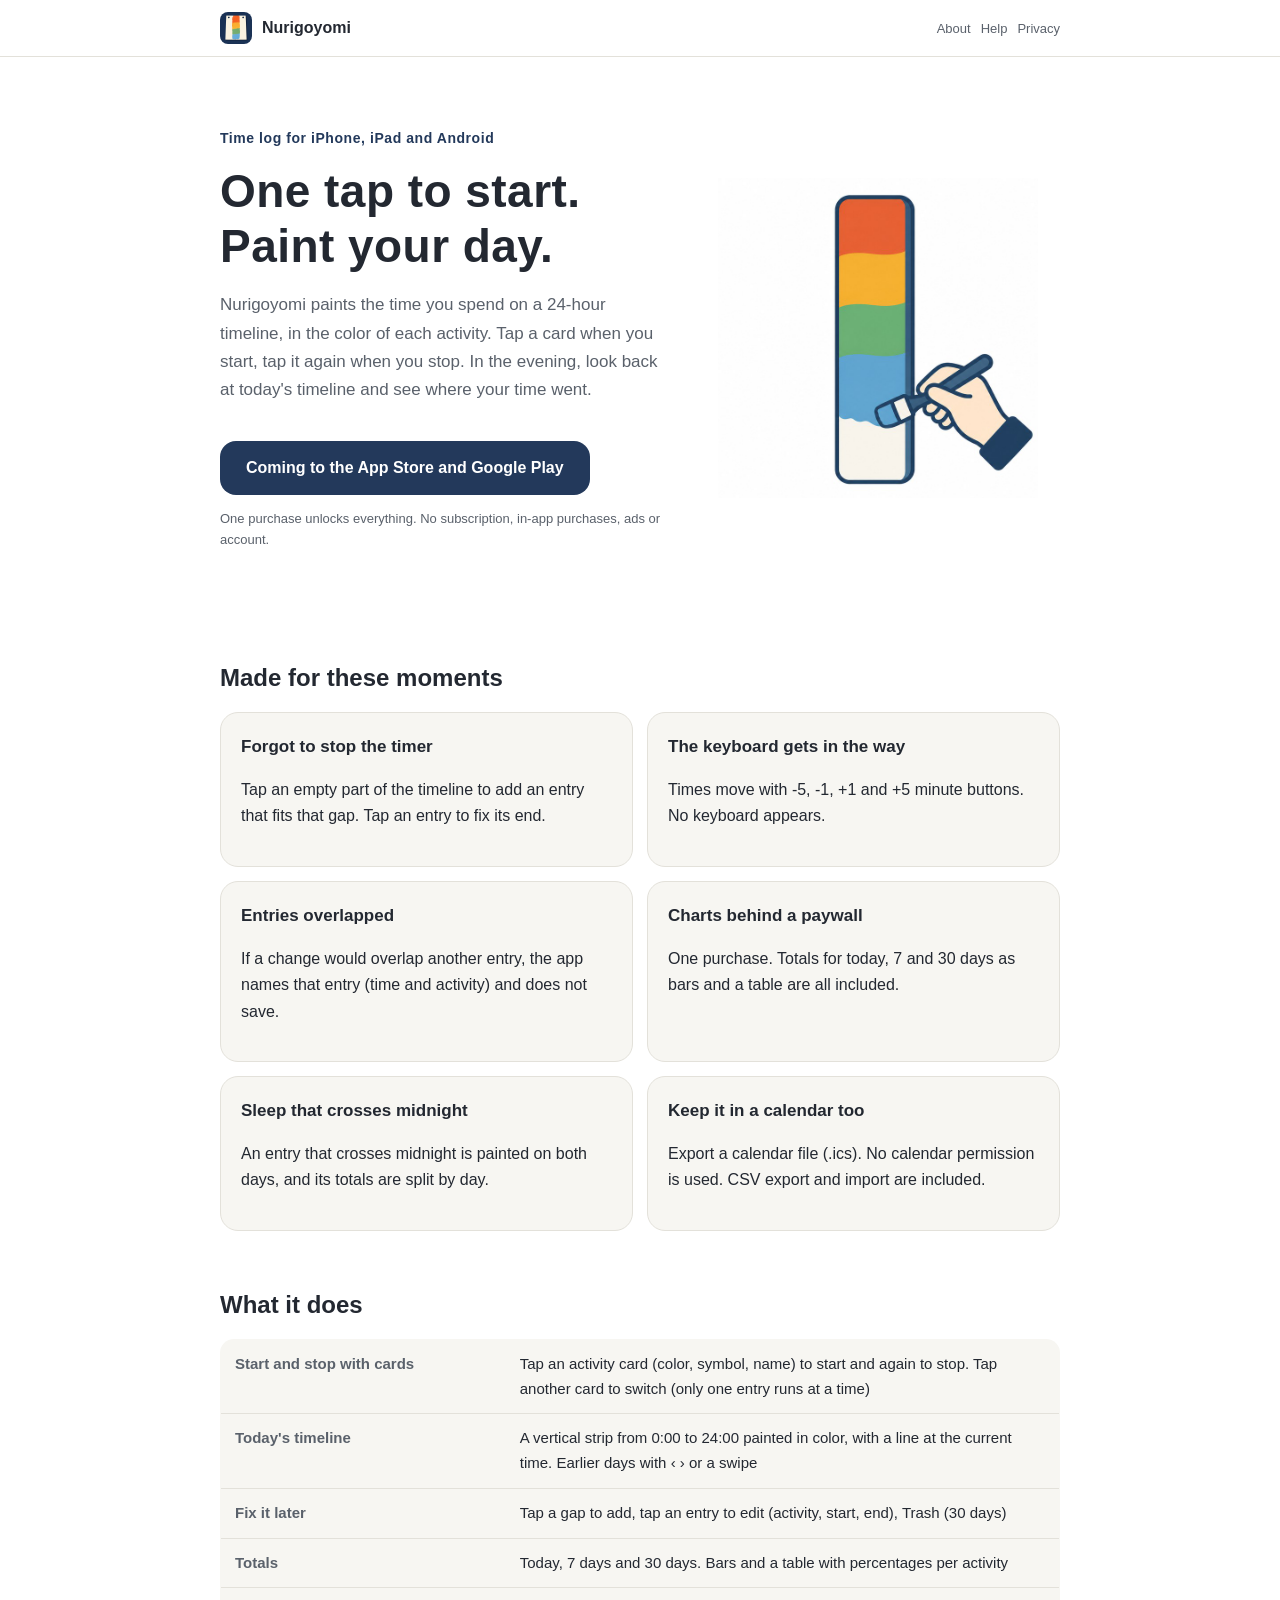
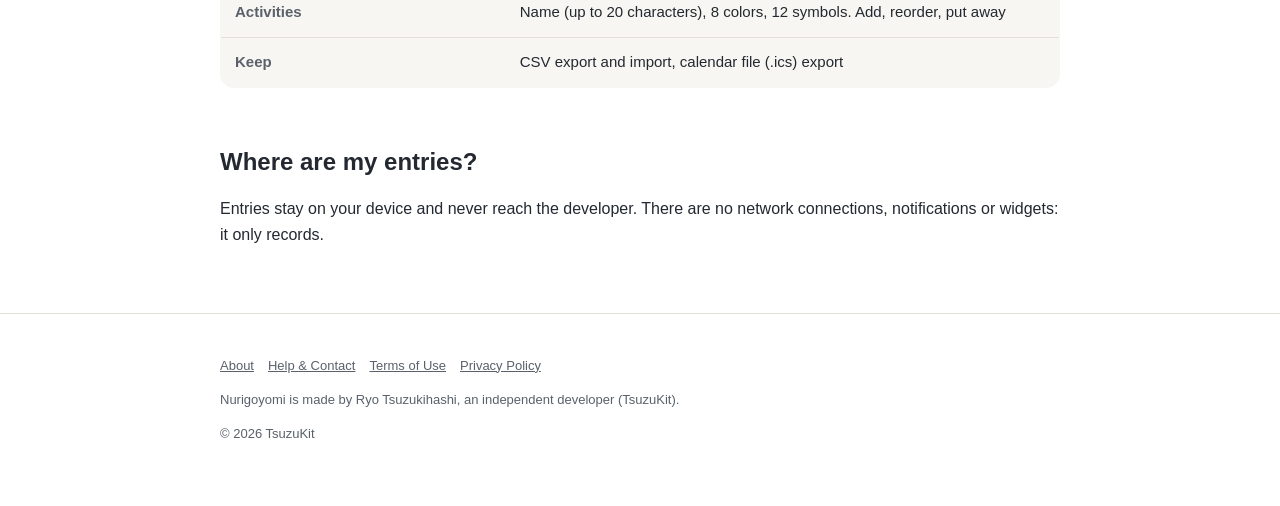
<file: index.html>
<!DOCTYPE html>
<html lang="ja" data-title-ja="ぬりごよみ｜行動記録・時間管理・ライフログ" data-title-en="Nurigoyomi | Time log by color">
<head>
<meta charset="UTF-8">
<meta name="viewport" content="width=device-width, initial-scale=1">
<script>(function(){var l=navigator.languages&&navigator.languages.length?navigator.languages:[navigator.language||"ja"],p="en";for(var i=0;i<l.length;i++){var c=String(l[i]).toLowerCase();if(c.indexOf("ja")===0){p="ja";break}if(c.indexOf("en")===0){p="en";break}}var d=document.documentElement;d.lang=p;var t=d.getAttribute("data-title-"+p);if(t){document.title=t}})();</script>
<title>ぬりごよみ｜行動記録・時間管理・ライフログ</title>
<meta name="description" content="やったことの時間を、1日の24時間の帯に色で塗る行動記録のアプリ。札を1押しで始めて止める。押し忘れた時間も、帯のすき間を押せばあとから塗れる。買い切り・広告なし・記録は端末の中だけ。 / A time log that paints your day on a 24-hour timeline. One tap to start or stop, and fill forgotten gaps afterwards. One purchase, no ads, entries stay on your device.">
<meta property="og:title" content="ぬりごよみ｜行動記録・時間管理・ライフログ">
<meta property="og:description" content="やったことの時間を、1日の24時間の帯に色で塗る行動記録のアプリ。札を1押しで始めて止める。押し忘れた時間も、帯のすき間を押せばあとから塗れる。買い切り・広告なし・記録は端末の中だけ。">
<meta property="og:type" content="website">
<meta property="og:url" content="https://nurigoyomi.tsuzukit.com/">
<meta property="og:image" content="https://nurigoyomi.tsuzukit.com/assets/og.jpg">
<link rel="icon" href="assets/icon.png">
<link rel="apple-touch-icon" href="assets/icon.png">
<link rel="stylesheet" href="style.css">
</head>
<body>
<div data-l="ja" lang="ja">
<header class="site"><div class="wrap">
<a class="brand" href="./"><img src="assets/icon.png" alt="" width="32" height="32">ぬりごよみ</a>
<nav class="site"><a href="./">紹介</a><a href="support.html">使い方</a><a href="privacy.html">プライバシー</a></nav>
</div></header>
<main class="wrap">
<section class="hero">
<div>
<p class="eyebrow">iPhone・iPad・Android の行動記録</p>
<h1>1押しで始めて、<br>1日を色で塗る。</h1>
<p class="lead">やったことの時間を、1日の24時間の帯に色で塗っていくアプリです。始めるときに札を1押し、やめるときにもう1押し。夜に今日の帯を見返すと、時間がどこへ行ったかが色で分かります。</p>
<a class="cta" href="#store" id="store">App Store・Google Play で配信予定</a>
<p class="note">買い切りで全部の機能が使えます。月額・アプリ内課金・広告・アカウントはありません。</p>
</div>
<img src="assets/hero.jpg" alt="縦の帯を、朱・山吹・若竹・空色の順に絵筆で塗っている手のイラスト" width="360">
</section>

<h2>こんな困りごとのために</h2>
<div class="grid two">
<div class="card"><h3>止め忘れて、記録がめちゃくちゃ</h3><p>帯の空いたところを押すと、そのすき間にぴったりの記録をあとから足せます。止め忘れた記録は、押して終わりを直せます。</p></div>
<div class="card"><h3>時刻を直すとキーボードが出る</h3><p>時刻は −5分・−1分・＋1分・＋5分のボタンで動かします。キーボードは出ません。</p></div>
<div class="card"><h3>記録が重なっていた</h3><p>ほかの記録と重なる時刻にしようとすると、重なる相手（時刻とやること）を名指しして知らせ、保存しません。</p></div>
<div class="card"><h3>グラフが課金だった</h3><p>買い切りです。今日・7日・30日の合計の棒と表まで、全部使えます。</p></div>
<div class="card"><h3>夜中をまたぐ睡眠</h3><p>0時をまたいだ記録は、両方の日の帯に分けて塗り、合計も日ごとに分けます。</p></div>
<div class="card"><h3>カレンダーにも残したい</h3><p>カレンダーの形（.ics）で書き出せます。カレンダーの許可は使いません。CSV の書き出し・読みこみもできます。</p></div>
</div>

<h2>できること</h2>
<table>
<tr><th>札で始める・止める</th><td>やることの札（色・形・名前）を押すと始まり、もう一度押すと止まる。別の札を押すと切りかわる（同時に2つは動かない）</td></tr>
<tr><th>今日の帯</th><td>0:00〜24:00 の縦の帯に色で塗る。いまの時刻に線。前の日の帯も ‹ › とスワイプで</td></tr>
<tr><th>あとから直す</th><td>帯のすき間を押して足す・記録を押して直す（やること・始まり・終わり）・ゴミ箱（30日）</td></tr>
<tr><th>合計</th><td>今日・7日・30日。やることごとの棒と表（割合つき）</td></tr>
<tr><th>やること</th><td>名前（20文字まで）・8色・12の形。足す・並べかえる・しまう</td></tr>
<tr><th>残す</th><td>CSV の書き出しと読みこみ・カレンダーの形（.ics）の書き出し</td></tr>
</table>

<h2>記録はどこにある？</h2>
<p>記録は端末の中だけに置き、開発者には届きません。通信・通知・ウィジェットは入れていない、記録するだけのアプリです。</p>
</main>
<footer class="site"><div class="wrap">
<p><a href="./">紹介</a><a href="support.html">使い方とお問い合わせ</a><a href="terms.html">利用規約</a><a href="privacy.html">プライバシーポリシー</a></p>
<p>ぬりごよみは、個人開発者の續橋涼（TsuzuKit）が作っているアプリです。</p>
<p>© 2026 TsuzuKit</p>
</div></footer>
</div>
<div data-l="en" lang="en">
<header class="site"><div class="wrap">
<a class="brand" href="./"><img src="assets/icon.png" alt="" width="32" height="32">Nurigoyomi</a>
<nav class="site"><a href="./">About</a><a href="support.html">Help</a><a href="privacy.html">Privacy</a></nav>
</div></header>
<main class="wrap">
<section class="hero">
<div>
<p class="eyebrow">Time log for iPhone, iPad and Android</p>
<h1>One tap to start.<br>Paint your day.</h1>
<p class="lead">Nurigoyomi paints the time you spend on a 24-hour timeline, in the color of each activity. Tap a card when you start, tap it again when you stop. In the evening, look back at today's timeline and see where your time went.</p>
<a class="cta" href="#store" id="store">Coming to the App Store and Google Play</a>
<p class="note">One purchase unlocks everything. No subscription, in-app purchases, ads or account.</p>
</div>
<img src="assets/hero.jpg" alt="Illustration of a hand painting a vertical strip in vermilion, amber, bamboo green and sky blue" width="360">
</section>

<h2>Made for these moments</h2>
<div class="grid two">
<div class="card"><h3>Forgot to stop the timer</h3><p>Tap an empty part of the timeline to add an entry that fits that gap. Tap an entry to fix its end.</p></div>
<div class="card"><h3>The keyboard gets in the way</h3><p>Times move with -5, -1, +1 and +5 minute buttons. No keyboard appears.</p></div>
<div class="card"><h3>Entries overlapped</h3><p>If a change would overlap another entry, the app names that entry (time and activity) and does not save.</p></div>
<div class="card"><h3>Charts behind a paywall</h3><p>One purchase. Totals for today, 7 and 30 days as bars and a table are all included.</p></div>
<div class="card"><h3>Sleep that crosses midnight</h3><p>An entry that crosses midnight is painted on both days, and its totals are split by day.</p></div>
<div class="card"><h3>Keep it in a calendar too</h3><p>Export a calendar file (.ics). No calendar permission is used. CSV export and import are included.</p></div>
</div>

<h2>What it does</h2>
<table>
<tr><th>Start and stop with cards</th><td>Tap an activity card (color, symbol, name) to start and again to stop. Tap another card to switch (only one entry runs at a time)</td></tr>
<tr><th>Today's timeline</th><td>A vertical strip from 0:00 to 24:00 painted in color, with a line at the current time. Earlier days with ‹ › or a swipe</td></tr>
<tr><th>Fix it later</th><td>Tap a gap to add, tap an entry to edit (activity, start, end), Trash (30 days)</td></tr>
<tr><th>Totals</th><td>Today, 7 days and 30 days. Bars and a table with percentages per activity</td></tr>
<tr><th>Activities</th><td>Name (up to 20 characters), 8 colors, 12 symbols. Add, reorder, put away</td></tr>
<tr><th>Keep</th><td>CSV export and import, calendar file (.ics) export</td></tr>
</table>

<h2>Where are my entries?</h2>
<p>Entries stay on your device and never reach the developer. There are no network connections, notifications or widgets: it only records.</p>
</main>
<footer class="site"><div class="wrap">
<p><a href="./">About</a><a href="support.html">Help & Contact</a><a href="terms.html">Terms of Use</a><a href="privacy.html">Privacy Policy</a></p>
<p>Nurigoyomi is made by Ryo Tsuzukihashi, an independent developer (TsuzuKit).</p>
<p>© 2026 TsuzuKit</p>
</div></footer>
</div>
</body>
</html>
</file>
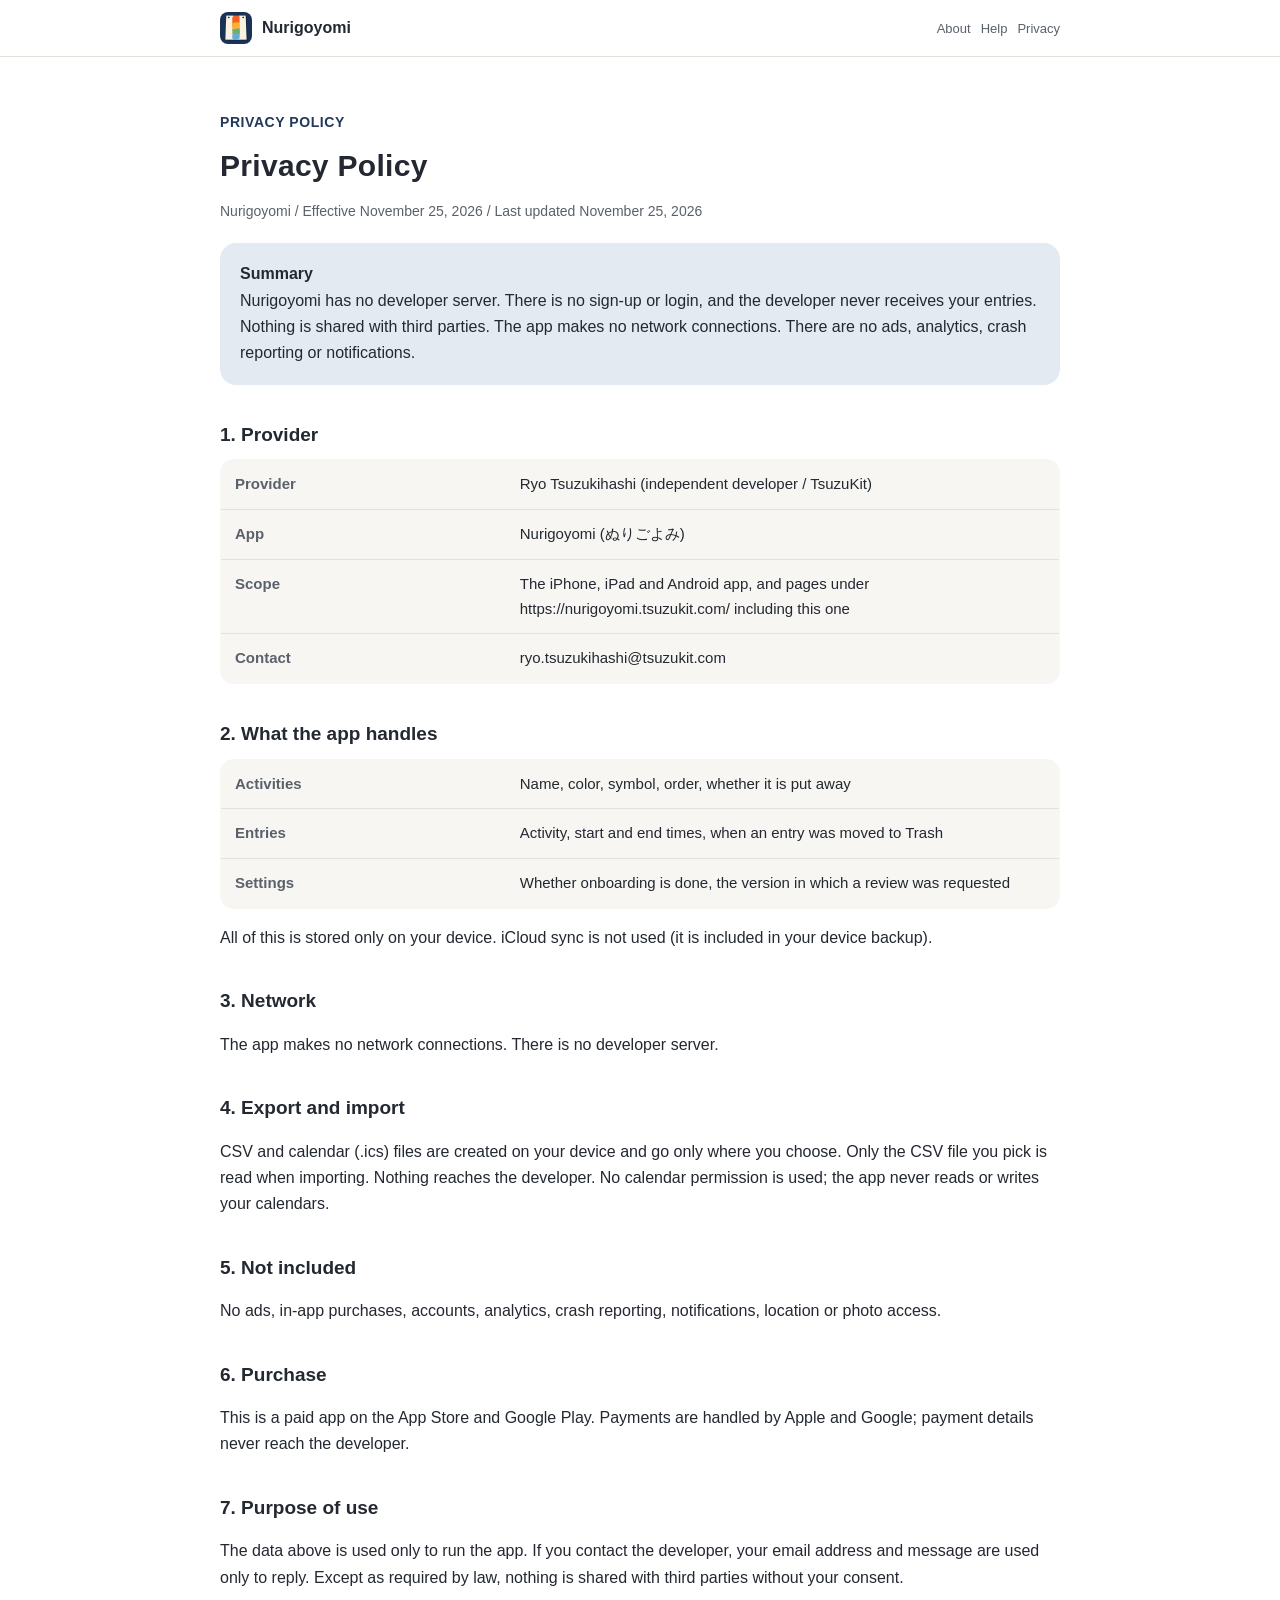
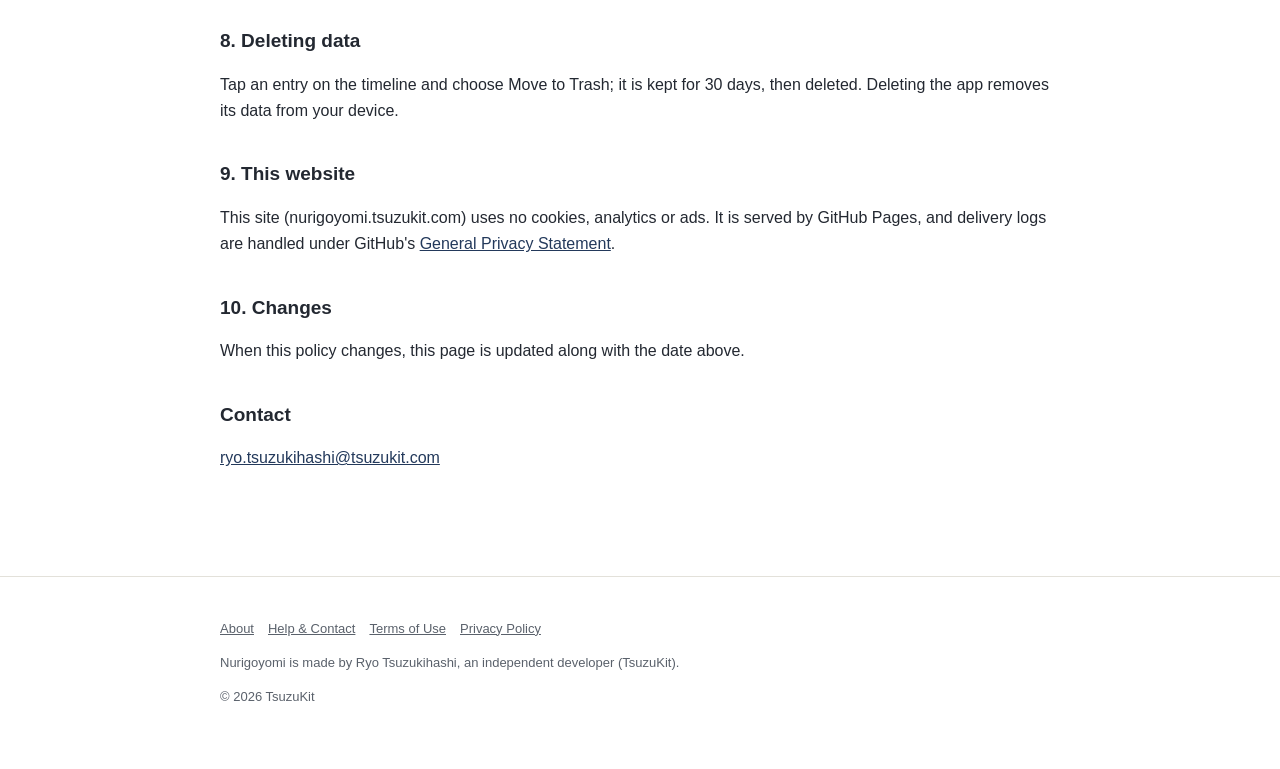
<file: privacy.html>
<!DOCTYPE html>
<html lang="ja" data-title-ja="プライバシーポリシー - ぬりごよみ" data-title-en="Privacy Policy - Nurigoyomi">
<head>
<meta charset="UTF-8">
<meta name="viewport" content="width=device-width, initial-scale=1">
<script>(function(){var l=navigator.languages&&navigator.languages.length?navigator.languages:[navigator.language||"ja"],p="en";for(var i=0;i<l.length;i++){var c=String(l[i]).toLowerCase();if(c.indexOf("ja")===0){p="ja";break}if(c.indexOf("en")===0){p="en";break}}var d=document.documentElement;d.lang=p;var t=d.getAttribute("data-title-"+p);if(t){document.title=t}})();</script>
<title>プライバシーポリシー - ぬりごよみ</title>
<meta name="description" content="ぬりごよみのプライバシーポリシー。開発者は個人情報を集めません。記録は端末の外に送りません。 / Privacy Policy for Nurigoyomi. The developer collects no personal information. Your entries never leave your device.">
<meta property="og:title" content="プライバシーポリシー - ぬりごよみ">
<meta property="og:description" content="ぬりごよみのプライバシーポリシー。開発者は個人情報を集めません。記録は端末の外に送りません。">
<meta property="og:type" content="website">
<meta property="og:url" content="https://nurigoyomi.tsuzukit.com/privacy.html">
<meta property="og:image" content="https://nurigoyomi.tsuzukit.com/assets/og.jpg">
<link rel="icon" href="assets/icon.png">
<link rel="apple-touch-icon" href="assets/icon.png">
<link rel="stylesheet" href="style.css">
</head>
<body>
<div data-l="ja" lang="ja">
<header class="site"><div class="wrap">
<a class="brand" href="./"><img src="assets/icon.png" alt="" width="32" height="32">ぬりごよみ</a>
<nav class="site"><a href="./">紹介</a><a href="support.html">使い方</a><a href="privacy.html">プライバシー</a></nav>
</div></header>
<main class="wrap">
<article class="doc">
<p class="eyebrow">PRIVACY POLICY</p>
<h1>プライバシーポリシー</h1>
<p class="meta">ぬりごよみ／制定日 2026年11月25日／改定日 2026年11月25日</p>
<div class="summary"><strong>このポリシーの要旨</strong><br>ぬりごよみは、開発者のサーバーを持たないアプリです。アカウント登録やログインはなく、開発者があなたの記録を受け取ることはありません。第三者に渡すこともありません。通信はしません。広告、分析ツール、クラッシュを報告する仕組み、通知は入れていません。</div>
<h2>1. 提供者</h2>
<table>
<tr><th>提供者</th><td>續橋涼（個人開発者 / TsuzuKit）</td></tr>
<tr><th>アプリ名</th><td>ぬりごよみ（英語名 Nurigoyomi）</td></tr>
<tr><th>対象</th><td>iPhone・iPad・Android 向けアプリと、このページを含む https://nurigoyomi.tsuzukit.com/ 配下のページ</td></tr>
<tr><th>連絡先</th><td>ryo.tsuzukihashi@tsuzukit.com</td></tr>
</table>
<h2>2. アプリが扱うもの</h2>
<table>
<tr><th>やること</th><td>名前・色・形・並び・しまったかどうか</td></tr>
<tr><th>記録</th><td>やること・始まりと終わりの時刻・ゴミ箱に入れた時刻</td></tr>
<tr><th>アプリの設定</th><td>案内を終えたかどうか・レビューのお願いを出した版</td></tr>
</table>
<p>これらは端末の中にだけ保存します。iCloud の同期は使いません（端末のバックアップには入ります）。</p>
<h2>3. 通信</h2>
<p>通信はしません。開発者のサーバーはありません。</p>
<h2>4. 書き出しと読みこみ</h2>
<p>CSV とカレンダーの形（.ics）は端末の中で作ります。送り先は、あなたがファイルの保存先で選んだ場所です。読みこむ CSV も、あなたが選んだファイルだけを読みます。開発者には届きません。カレンダーの許可は使わず、端末のカレンダーを読んだり書いたりしません。</p>
<h2>5. 入れていないもの</h2>
<p>広告・アプリ内課金・アカウント登録・分析ツール・クラッシュの報告・通知・位置情報・写真の読み取りは入れていません。</p>
<h2>6. 購入</h2>
<p>本アプリは App Store と Google Play の有料アプリです。お支払いは Apple・Google が処理し、支払いの情報は開発者には届きません。</p>
<h2>7. 情報を使う目的</h2>
<p>上のものは、アプリを動かすためだけに使います。お問い合わせをいただいたときは、メールアドレスと内容をお返事のためだけに使います。法令にもとづく場合を除き、本人の同意なく第三者に渡すことはありません。</p>
<h2>8. 消したいとき</h2>
<p>帯の記録を押して［ゴミ箱に入れる］を選ぶと、ゴミ箱に入ります（30日残り、そのあと消えます）。アプリを消すと、端末の中のデータは消えます。</p>
<h2>9. このウェブサイトについて</h2>
<p>このサイト（nurigoyomi.tsuzukit.com）は、Cookie も、アクセスを計測する仕組みも、広告も使っていません。サイトは GitHub Pages で配信しており、配信の記録は GitHub の <a href="https://docs.github.com/ja/site-policy/privacy-policies/github-general-privacy-statement">プライバシーについての声明</a> に沿って扱われます。</p>
<h2>10. 改定</h2>
<p>このポリシーを変えるときは、このページを書きかえ、上の改定日を新しくします。</p>
<h2>お問い合わせ</h2>
<p><a href="mailto:ryo.tsuzukihashi@tsuzukit.com">ryo.tsuzukihashi@tsuzukit.com</a></p>
</article>
</main>
<footer class="site"><div class="wrap">
<p><a href="./">紹介</a><a href="support.html">使い方とお問い合わせ</a><a href="terms.html">利用規約</a><a href="privacy.html">プライバシーポリシー</a></p>
<p>ぬりごよみは、個人開発者の續橋涼（TsuzuKit）が作っているアプリです。</p>
<p>© 2026 TsuzuKit</p>
</div></footer>
</div>
<div data-l="en" lang="en">
<header class="site"><div class="wrap">
<a class="brand" href="./"><img src="assets/icon.png" alt="" width="32" height="32">Nurigoyomi</a>
<nav class="site"><a href="./">About</a><a href="support.html">Help</a><a href="privacy.html">Privacy</a></nav>
</div></header>
<main class="wrap">
<article class="doc">
<p class="eyebrow">PRIVACY POLICY</p>
<h1>Privacy Policy</h1>
<p class="meta">Nurigoyomi / Effective November 25, 2026 / Last updated November 25, 2026</p>
<div class="summary"><strong>Summary</strong><br>Nurigoyomi has no developer server. There is no sign-up or login, and the developer never receives your entries. Nothing is shared with third parties. The app makes no network connections. There are no ads, analytics, crash reporting or notifications.</div>
<h2>1. Provider</h2>
<table>
<tr><th>Provider</th><td>Ryo Tsuzukihashi (independent developer / TsuzuKit)</td></tr>
<tr><th>App</th><td>Nurigoyomi (ぬりごよみ)</td></tr>
<tr><th>Scope</th><td>The iPhone, iPad and Android app, and pages under https://nurigoyomi.tsuzukit.com/ including this one</td></tr>
<tr><th>Contact</th><td>ryo.tsuzukihashi@tsuzukit.com</td></tr>
</table>
<h2>2. What the app handles</h2>
<table>
<tr><th>Activities</th><td>Name, color, symbol, order, whether it is put away</td></tr>
<tr><th>Entries</th><td>Activity, start and end times, when an entry was moved to Trash</td></tr>
<tr><th>Settings</th><td>Whether onboarding is done, the version in which a review was requested</td></tr>
</table>
<p>All of this is stored only on your device. iCloud sync is not used (it is included in your device backup).</p>
<h2>3. Network</h2>
<p>The app makes no network connections. There is no developer server.</p>
<h2>4. Export and import</h2>
<p>CSV and calendar (.ics) files are created on your device and go only where you choose. Only the CSV file you pick is read when importing. Nothing reaches the developer. No calendar permission is used; the app never reads or writes your calendars.</p>
<h2>5. Not included</h2>
<p>No ads, in-app purchases, accounts, analytics, crash reporting, notifications, location or photo access.</p>
<h2>6. Purchase</h2>
<p>This is a paid app on the App Store and Google Play. Payments are handled by Apple and Google; payment details never reach the developer.</p>
<h2>7. Purpose of use</h2>
<p>The data above is used only to run the app. If you contact the developer, your email address and message are used only to reply. Except as required by law, nothing is shared with third parties without your consent.</p>
<h2>8. Deleting data</h2>
<p>Tap an entry on the timeline and choose Move to Trash; it is kept for 30 days, then deleted. Deleting the app removes its data from your device.</p>
<h2>9. This website</h2>
<p>This site (nurigoyomi.tsuzukit.com) uses no cookies, analytics or ads. It is served by GitHub Pages, and delivery logs are handled under GitHub's <a href="https://docs.github.com/en/site-policy/privacy-policies/github-general-privacy-statement">General Privacy Statement</a>.</p>
<h2>10. Changes</h2>
<p>When this policy changes, this page is updated along with the date above.</p>
<h2>Contact</h2>
<p><a href="mailto:ryo.tsuzukihashi@tsuzukit.com">ryo.tsuzukihashi@tsuzukit.com</a></p>
</article>
</main>
<footer class="site"><div class="wrap">
<p><a href="./">About</a><a href="support.html">Help & Contact</a><a href="terms.html">Terms of Use</a><a href="privacy.html">Privacy Policy</a></p>
<p>Nurigoyomi is made by Ryo Tsuzukihashi, an independent developer (TsuzuKit).</p>
<p>© 2026 TsuzuKit</p>
</div></footer>
</div>
</body>
</html>
</file>
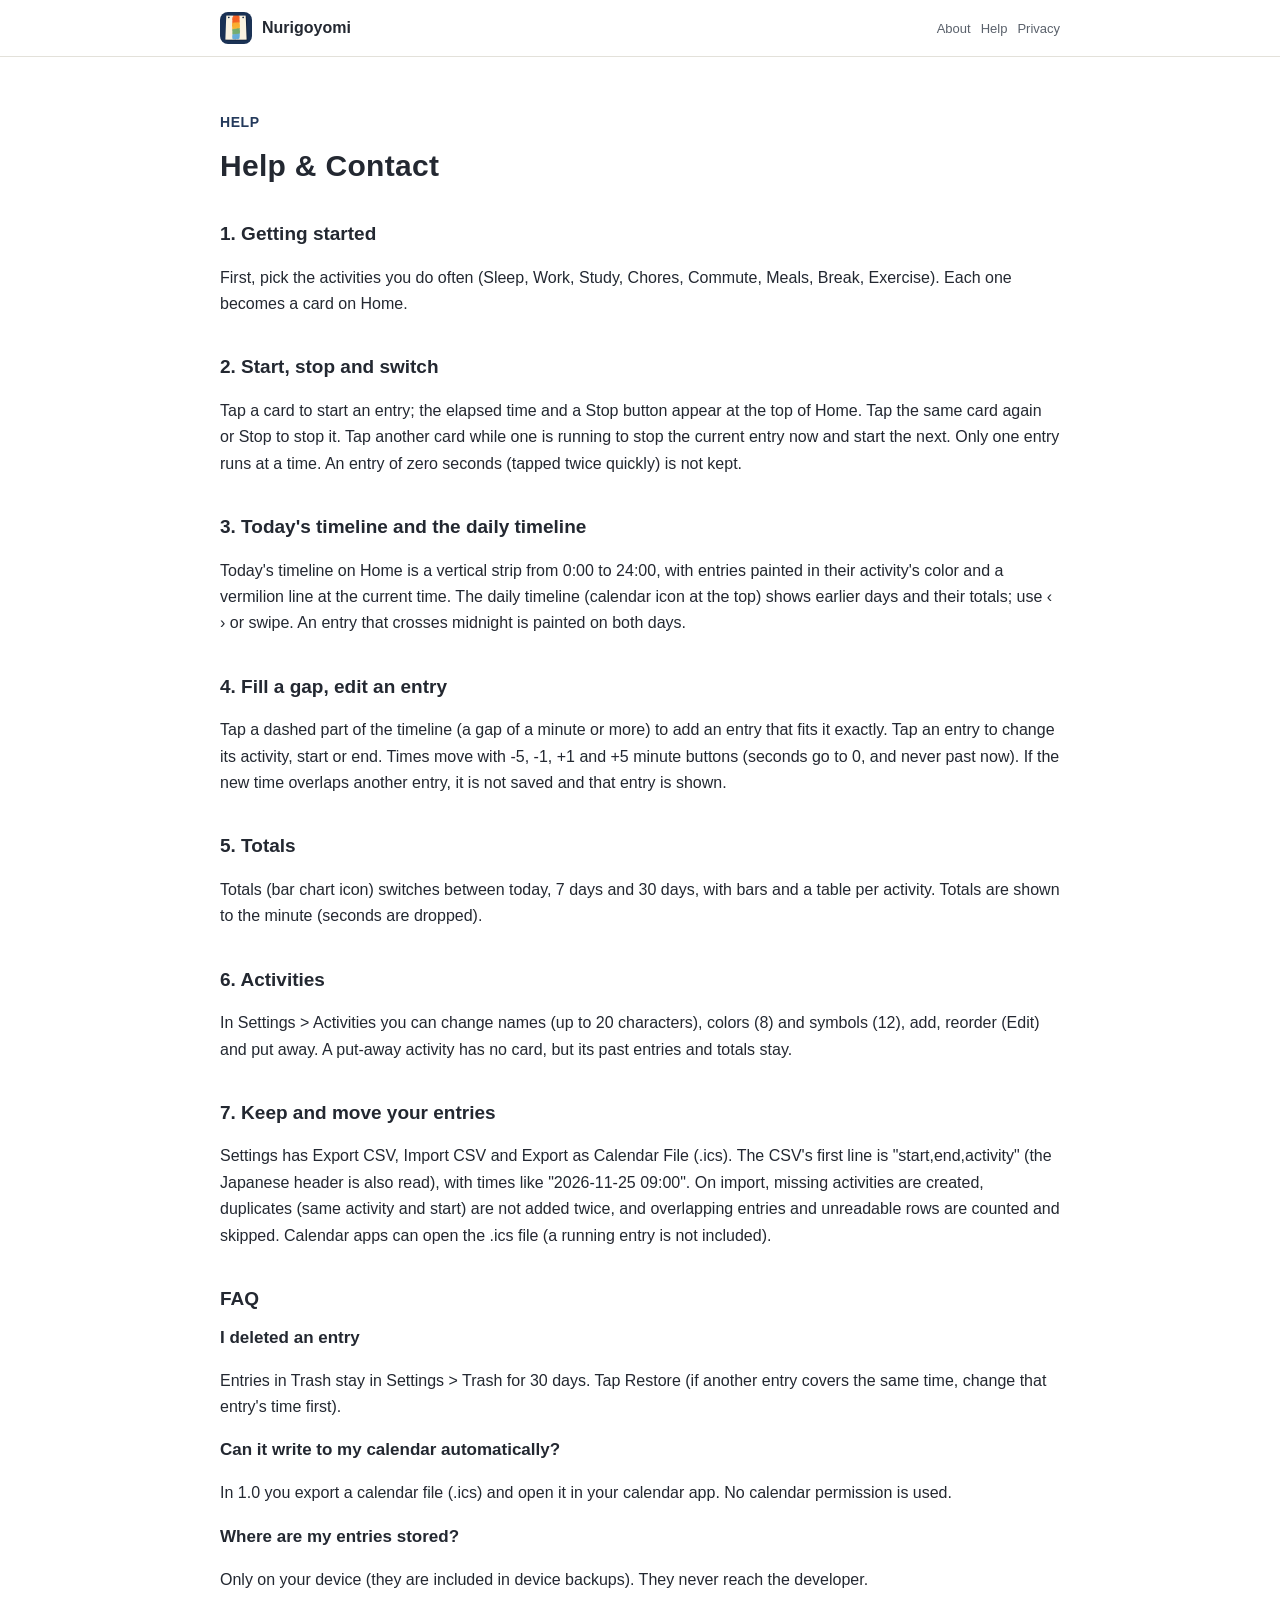
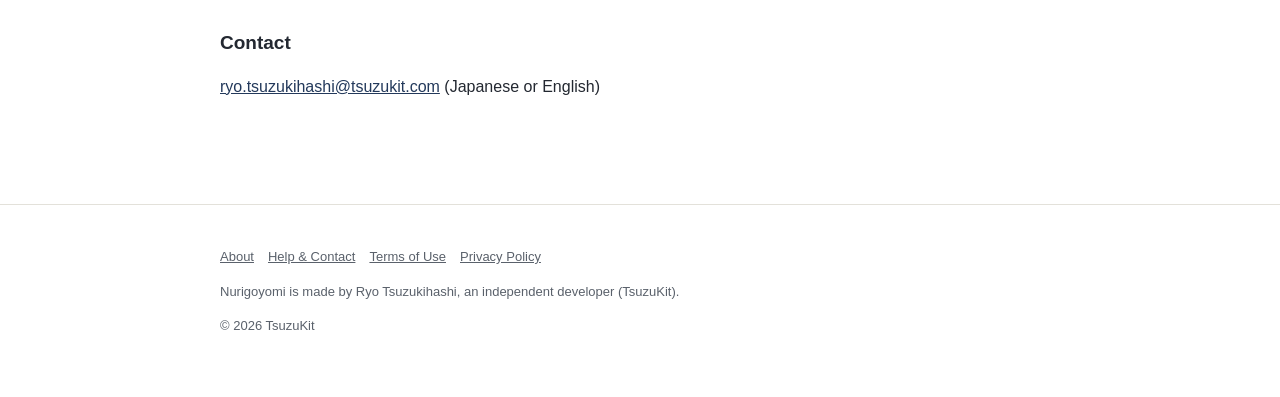
<file: support.html>
<!DOCTYPE html>
<html lang="ja" data-title-ja="使い方とお問い合わせ - ぬりごよみ" data-title-en="Help &amp; Contact - Nurigoyomi">
<head>
<meta charset="UTF-8">
<meta name="viewport" content="width=device-width, initial-scale=1">
<script>(function(){var l=navigator.languages&&navigator.languages.length?navigator.languages:[navigator.language||"ja"],p="en";for(var i=0;i<l.length;i++){var c=String(l[i]).toLowerCase();if(c.indexOf("ja")===0){p="ja";break}if(c.indexOf("en")===0){p="en";break}}var d=document.documentElement;d.lang=p;var t=d.getAttribute("data-title-"+p);if(t){document.title=t}})();</script>
<title>使い方とお問い合わせ - ぬりごよみ</title>
<meta name="description" content="ぬりごよみの使い方（札で始める・止める・すき間を塗る・記録を直す・合計・やること・CSV と .ics）とよくあるご質問、お問い合わせ。 / How to use Nurigoyomi (start and stop with cards, fill gaps, edit entries, totals, activities, CSV and .ics), FAQ and contact.">
<meta property="og:title" content="使い方とお問い合わせ - ぬりごよみ">
<meta property="og:description" content="ぬりごよみの使い方（札で始める・止める・すき間を塗る・記録を直す・合計・やること・CSV と .ics）とよくあるご質問、お問い合わせ。">
<meta property="og:type" content="website">
<meta property="og:url" content="https://nurigoyomi.tsuzukit.com/support.html">
<meta property="og:image" content="https://nurigoyomi.tsuzukit.com/assets/og.jpg">
<link rel="icon" href="assets/icon.png">
<link rel="apple-touch-icon" href="assets/icon.png">
<link rel="stylesheet" href="style.css">
</head>
<body>
<div data-l="ja" lang="ja">
<header class="site"><div class="wrap">
<a class="brand" href="./"><img src="assets/icon.png" alt="" width="32" height="32">ぬりごよみ</a>
<nav class="site"><a href="./">紹介</a><a href="support.html">使い方</a><a href="privacy.html">プライバシー</a></nav>
</div></header>
<main class="wrap">
<article class="doc">
<p class="eyebrow">HELP</p>
<h1>使い方とお問い合わせ</h1>
<h2>1. はじめる</h2>
<p>はじめに、よく使うやること（睡眠・仕事・勉強・家事・移動・食事・休憩・運動）から選びます。選んだやることが、ホームの札になります。</p>
<h2>2. 始める・止める・切りかえる</h2>
<p>札を押すと記録が始まり、ホームのいちばん上に経過時間と［止める］が出ます。同じ札をもう一度押すか［止める］で止まります。動いているときに別の札を押すと、前の記録をいまで止めて、次をそのまま始めます。同時に2つは動きません。押してすぐ押し直した、0秒の記録は残しません。</p>
<h2>3. 今日の帯・日ごとの帯</h2>
<p>ホームの［今日の帯］は、0:00〜24:00 の縦の帯に、記録をやることの色で塗ったものです。いまの時刻に朱の線が引かれます。上の［日ごとの帯］では、‹ › か左右のスワイプで前の日の帯と、その日の合計を見られます。0時をまたいだ記録は、両方の日の帯に分けて塗ります。</p>
<h2>4. すき間を塗る・記録を直す</h2>
<p>帯の点線のところ（1分以上の空き）を押すと、そのすき間にぴったりの記録を足せます。帯の記録を押すと、やること・始まり・終わりを直せます。時刻は −5分・−1分・＋1分・＋5分のボタンで動かします（秒は 0 にそろい、いまより先にはなりません）。ほかの記録と重なる時刻では保存されず、重なる相手が出ます。</p>
<h2>5. 合計</h2>
<p>上の［合計］で、今日・7日・30日を切りかえて、やることごとの合計を棒と表で見られます。合計は分まで表示します（秒は切り捨て）。</p>
<h2>6. やること</h2>
<p>設定の［やること］で、名前（20文字まで）・色（8色）・形（12）を直す・足す・並べかえる（［編集］）・しまうができます。しまったやることは札に出ませんが、前の記録と合計には残ります。</p>
<h2>7. 記録を残す・持ち出す</h2>
<p>設定の［CSV で書き出す］［CSV を読みこむ］［カレンダーの形（.ics）で書き出す］。CSV の1行目は「開始,終了,やること」（英語の start,end,activity も読めます）で、時刻は「2026-11-25 09:00」の形です。読みこむとき、名前の無いやることは作り、同じやること・同じ始まりの記録は二重に入れず、ほかの記録と重なる記録と読めない行は数を知らせて入れません。.ics はカレンダーのアプリに読みこめます（動いている記録は入りません）。</p>
<h2>よくあるご質問</h2>
<h3>記録を消してしまいました</h3>
<p>ゴミ箱に入れた記録は、設定の［ゴミ箱］に30日のあいだ残ります。［戻す］で戻せます（同じ時刻にほかの記録があれば、先にその記録の時刻を直してください）。</p>
<h3>標準のカレンダーに自動で書けますか</h3>
<p>1.0 では、カレンダーの形（.ics）で書き出して、カレンダーのアプリで読みこむ形です。カレンダーの許可は使いません。</p>
<h3>記録はどこに保存されますか</h3>
<p>端末の中だけです（端末のバックアップには入ります）。開発者には届きません。</p>
<h2>お問い合わせ</h2>
<p><a href="mailto:ryo.tsuzukihashi@tsuzukit.com">ryo.tsuzukihashi@tsuzukit.com</a>（日本語・英語）</p>
</article>
</main>
<footer class="site"><div class="wrap">
<p><a href="./">紹介</a><a href="support.html">使い方とお問い合わせ</a><a href="terms.html">利用規約</a><a href="privacy.html">プライバシーポリシー</a></p>
<p>ぬりごよみは、個人開発者の續橋涼（TsuzuKit）が作っているアプリです。</p>
<p>© 2026 TsuzuKit</p>
</div></footer>
</div>
<div data-l="en" lang="en">
<header class="site"><div class="wrap">
<a class="brand" href="./"><img src="assets/icon.png" alt="" width="32" height="32">Nurigoyomi</a>
<nav class="site"><a href="./">About</a><a href="support.html">Help</a><a href="privacy.html">Privacy</a></nav>
</div></header>
<main class="wrap">
<article class="doc">
<p class="eyebrow">HELP</p>
<h1>Help &amp; Contact</h1>
<h2>1. Getting started</h2>
<p>First, pick the activities you do often (Sleep, Work, Study, Chores, Commute, Meals, Break, Exercise). Each one becomes a card on Home.</p>
<h2>2. Start, stop and switch</h2>
<p>Tap a card to start an entry; the elapsed time and a Stop button appear at the top of Home. Tap the same card again or Stop to stop it. Tap another card while one is running to stop the current entry now and start the next. Only one entry runs at a time. An entry of zero seconds (tapped twice quickly) is not kept.</p>
<h2>3. Today's timeline and the daily timeline</h2>
<p>Today's timeline on Home is a vertical strip from 0:00 to 24:00, with entries painted in their activity's color and a vermilion line at the current time. The daily timeline (calendar icon at the top) shows earlier days and their totals; use ‹ › or swipe. An entry that crosses midnight is painted on both days.</p>
<h2>4. Fill a gap, edit an entry</h2>
<p>Tap a dashed part of the timeline (a gap of a minute or more) to add an entry that fits it exactly. Tap an entry to change its activity, start or end. Times move with -5, -1, +1 and +5 minute buttons (seconds go to 0, and never past now). If the new time overlaps another entry, it is not saved and that entry is shown.</p>
<h2>5. Totals</h2>
<p>Totals (bar chart icon) switches between today, 7 days and 30 days, with bars and a table per activity. Totals are shown to the minute (seconds are dropped).</p>
<h2>6. Activities</h2>
<p>In Settings &gt; Activities you can change names (up to 20 characters), colors (8) and symbols (12), add, reorder (Edit) and put away. A put-away activity has no card, but its past entries and totals stay.</p>
<h2>7. Keep and move your entries</h2>
<p>Settings has Export CSV, Import CSV and Export as Calendar File (.ics). The CSV's first line is "start,end,activity" (the Japanese header is also read), with times like "2026-11-25 09:00". On import, missing activities are created, duplicates (same activity and start) are not added twice, and overlapping entries and unreadable rows are counted and skipped. Calendar apps can open the .ics file (a running entry is not included).</p>
<h2>FAQ</h2>
<h3>I deleted an entry</h3>
<p>Entries in Trash stay in Settings &gt; Trash for 30 days. Tap Restore (if another entry covers the same time, change that entry's time first).</p>
<h3>Can it write to my calendar automatically?</h3>
<p>In 1.0 you export a calendar file (.ics) and open it in your calendar app. No calendar permission is used.</p>
<h3>Where are my entries stored?</h3>
<p>Only on your device (they are included in device backups). They never reach the developer.</p>
<h2>Contact</h2>
<p><a href="mailto:ryo.tsuzukihashi@tsuzukit.com">ryo.tsuzukihashi@tsuzukit.com</a> (Japanese or English)</p>
</article>
</main>
<footer class="site"><div class="wrap">
<p><a href="./">About</a><a href="support.html">Help & Contact</a><a href="terms.html">Terms of Use</a><a href="privacy.html">Privacy Policy</a></p>
<p>Nurigoyomi is made by Ryo Tsuzukihashi, an independent developer (TsuzuKit).</p>
<p>© 2026 TsuzuKit</p>
</div></footer>
</div>
</body>
</html>
</file>
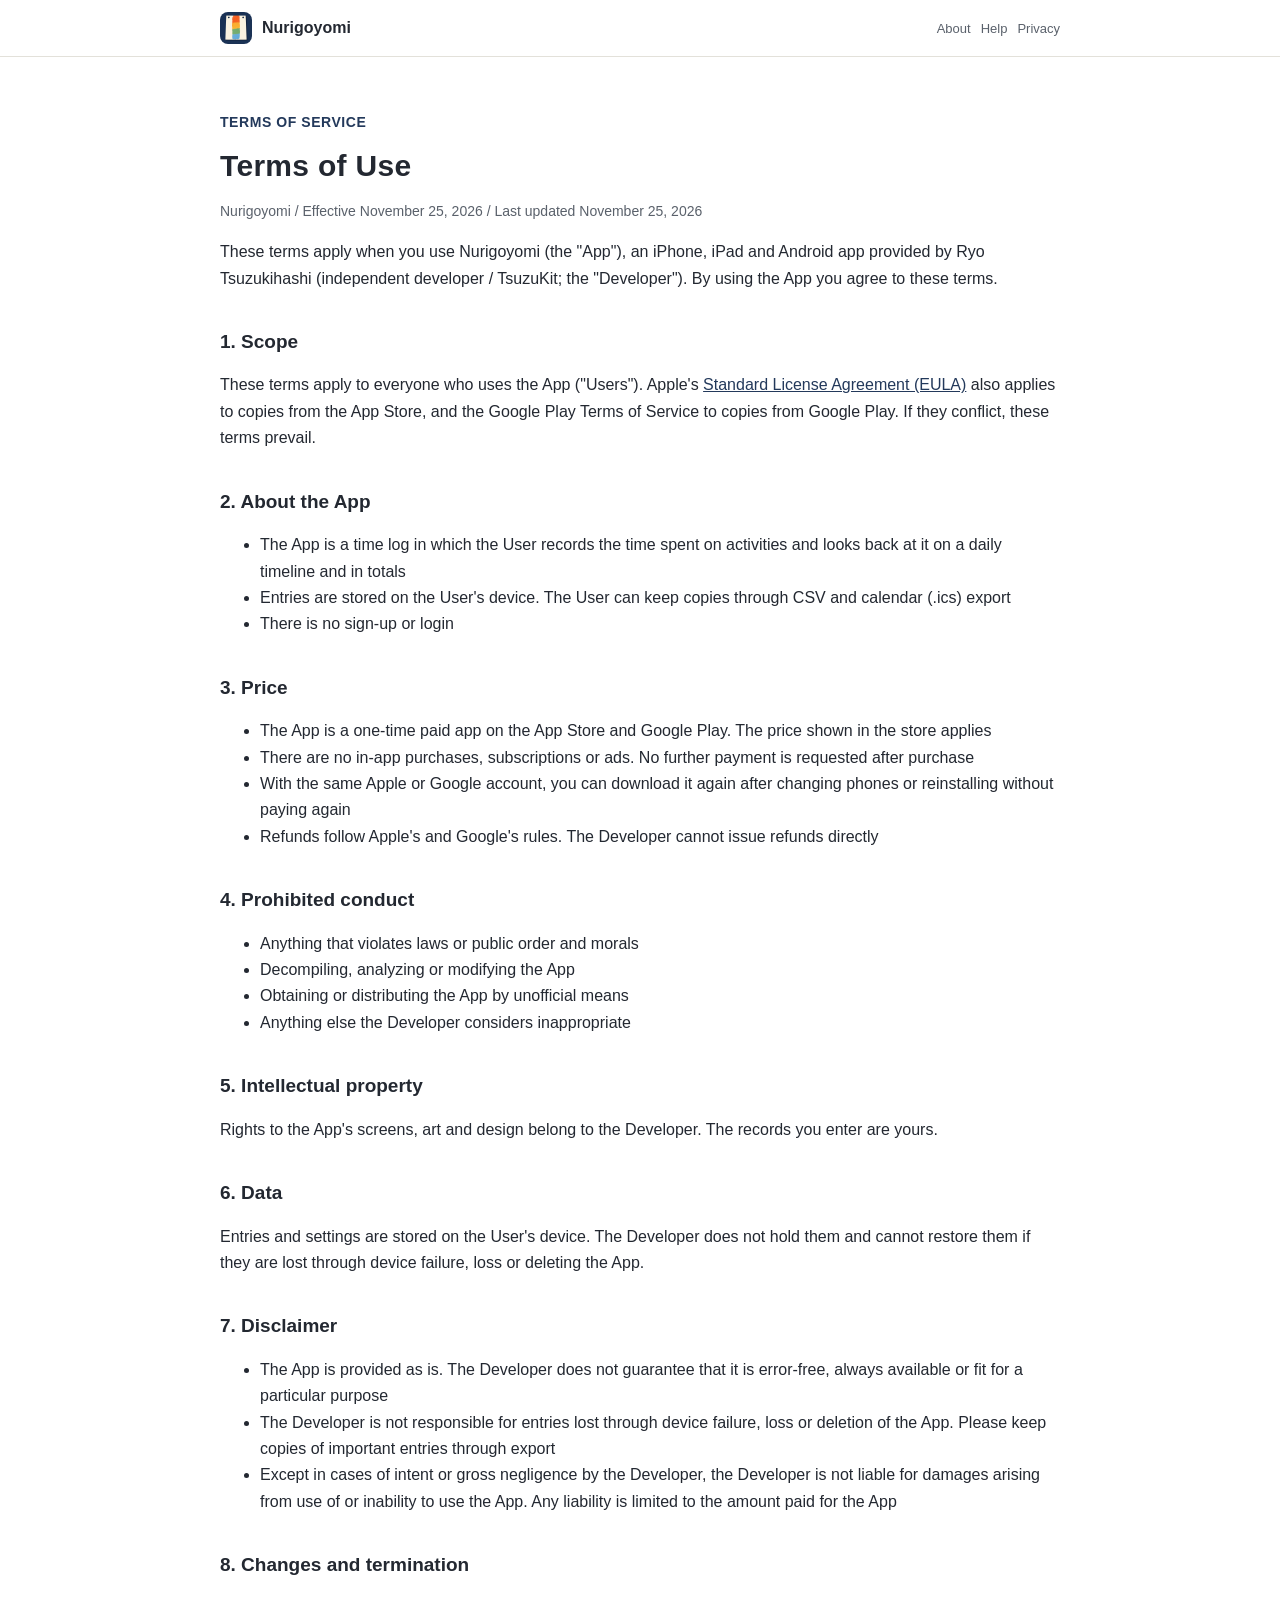
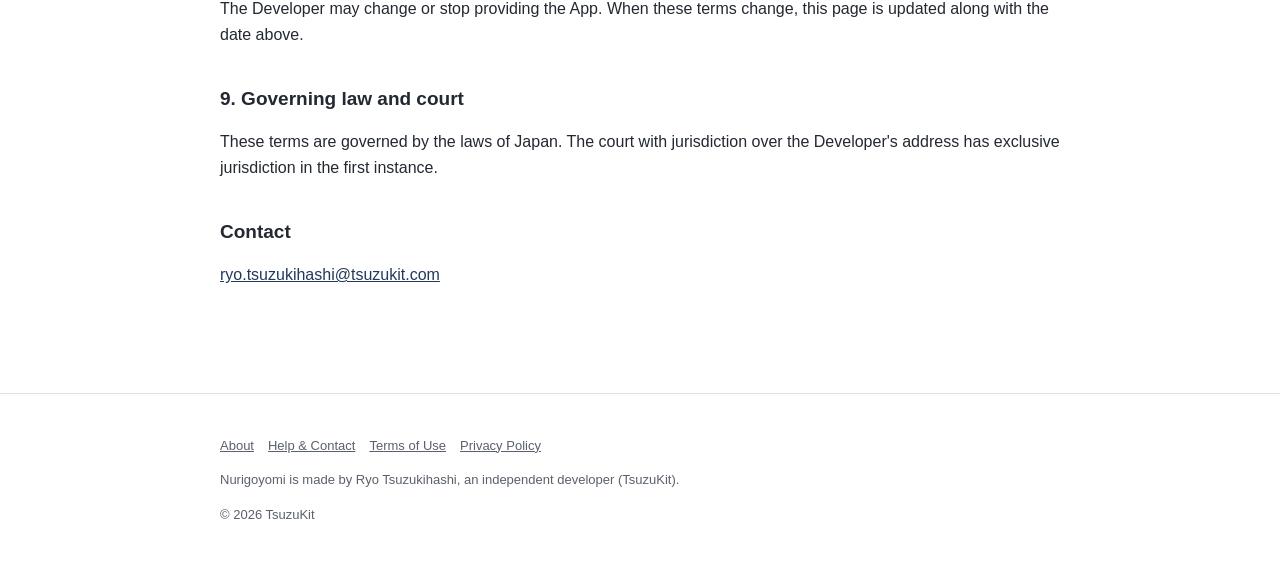
<file: terms.html>
<!DOCTYPE html>
<html lang="ja" data-title-ja="利用規約 - ぬりごよみ" data-title-en="Terms of Use - Nurigoyomi">
<head>
<meta charset="UTF-8">
<meta name="viewport" content="width=device-width, initial-scale=1">
<script>(function(){var l=navigator.languages&&navigator.languages.length?navigator.languages:[navigator.language||"ja"],p="en";for(var i=0;i<l.length;i++){var c=String(l[i]).toLowerCase();if(c.indexOf("ja")===0){p="ja";break}if(c.indexOf("en")===0){p="en";break}}var d=document.documentElement;d.lang=p;var t=d.getAttribute("data-title-"+p);if(t){document.title=t}})();</script>
<title>利用規約 - ぬりごよみ</title>
<meta name="description" content="ぬりごよみの利用規約。 / Terms of Use for Nurigoyomi.">
<meta property="og:title" content="利用規約 - ぬりごよみ">
<meta property="og:description" content="ぬりごよみの利用規約。">
<meta property="og:type" content="website">
<meta property="og:url" content="https://nurigoyomi.tsuzukit.com/terms.html">
<meta property="og:image" content="https://nurigoyomi.tsuzukit.com/assets/og.jpg">
<link rel="icon" href="assets/icon.png">
<link rel="apple-touch-icon" href="assets/icon.png">
<link rel="stylesheet" href="style.css">
</head>
<body>
<div data-l="ja" lang="ja">
<header class="site"><div class="wrap">
<a class="brand" href="./"><img src="assets/icon.png" alt="" width="32" height="32">ぬりごよみ</a>
<nav class="site"><a href="./">紹介</a><a href="support.html">使い方</a><a href="privacy.html">プライバシー</a></nav>
</div></header>
<main class="wrap">
<article class="doc">
<p class="eyebrow">TERMS OF SERVICE</p>
<h1>利用規約</h1>
<p class="meta">ぬりごよみ／制定日 2026年11月25日／改定日 2026年11月25日</p>
<p>この規約は、續橋涼（個人開発者 / TsuzuKit。以下「開発者」）が提供する iPhone・iPad・Android アプリ「ぬりごよみ」（以下「本アプリ」）を使うときの決まりです。本アプリを使った時点で、この規約に同意したものとします。</p>
<h2>第1条（適用）</h2>
<p>この規約は、本アプリを使うすべての方（以下「利用者」）に適用されます。App Store から入れた本アプリには、Apple が定める<a href="https://www.apple.com/legal/internet-services/itunes/dev/stdeula/">標準のライセンス契約（EULA）</a>も、Google Play から入れた本アプリには Google Play の利用規約も、あわせて適用されます。この規約とそれらが食い違うときは、この規約を優先します。</p>
<h2>第2条（本アプリについて）</h2>
<ul>
<li>本アプリは、利用者がやったことの時間を記録し、1日の帯と合計で見返すための行動記録のアプリです</li>
<li>記録は利用者の端末に保存されます。利用者は、CSV やカレンダーの形（.ics）の書き出しで、記録を自分で残せます</li>
<li>アカウント登録やログインはありません</li>
</ul>
<h2>第3条（料金）</h2>
<ul>
<li>本アプリは、App Store・Google Play で購入する買い切りの有料アプリです。価格はストアに表示されるものが正です</li>
<li>アプリ内課金、サブスクリプション、広告はありません。購入したあとに追加の支払いを求めることはありません</li>
<li>同じ Apple アカウント・Google アカウントであれば、機種変更やアプリの入れ直しのときに、もう一度お支払いいただかずにダウンロードできます</li>
<li>返金は Apple・Google の規定に従います。開発者が直接返金することはできません</li>
</ul>
<h2>第4条（禁止事項）</h2>
<p>本アプリを使うとき、次のことをしてはいけません。</p>
<ul>
<li>法令や公序良俗に反すること</li>
<li>本アプリを分解・解析・改変すること</li>
<li>本アプリを正規の方法以外で入手したり、配ったりすること</li>
<li>そのほか、開発者が不適切と判断すること</li>
</ul>
<h2>第5条（知的財産）</h2>
<p>本アプリの画面・絵・仕組みについての権利は、開発者にあります。利用者が入れた記録は、利用者のものです。</p>
<h2>第6条（データ）</h2>
<p>記録・設定は、利用者の端末に保存されます。開発者はその記録を持っていません。端末の故障や紛失、アプリの削除などで消えても、開発者は元に戻すことができません。</p>
<h2>第7条（免責事項）</h2>
<ul>
<li>本アプリは、そのままの状態で提供します。開発者は、本アプリに誤りがないこと、いつでも使えること、特定の目的に合うことを保証しません</li>
<li>端末の故障・紛失・アプリの削除などで記録が失われた場合について、開発者は責任を負いません。大切な記録は、書き出しで残してください</li>
<li>本アプリを使ったこと、または使えなかったことで利用者や周りの人に損害が生じても、開発者に故意または重大な過失がある場合を除き、開発者は責任を負いません。責任を負う場合も、利用者が本アプリに支払った金額を上限とします</li>
</ul>
<h2>第8条（変更と終了）</h2>
<p>開発者は、本アプリの内容を変えること、提供を終えることがあります。この規約を変えるときは、このページを書きかえ、上の改定日を新しくします。</p>
<h2>第9条（準拠法と裁判所）</h2>
<p>この規約は日本法に従います。本アプリについての争いは、開発者の住所地を管轄する裁判所を、第一審の専属的な合意管轄裁判所とします。</p>
<h2>お問い合わせ</h2>
<p><a href="mailto:ryo.tsuzukihashi@tsuzukit.com">ryo.tsuzukihashi@tsuzukit.com</a></p>
</article>
</main>
<footer class="site"><div class="wrap">
<p><a href="./">紹介</a><a href="support.html">使い方とお問い合わせ</a><a href="terms.html">利用規約</a><a href="privacy.html">プライバシーポリシー</a></p>
<p>ぬりごよみは、個人開発者の續橋涼（TsuzuKit）が作っているアプリです。</p>
<p>© 2026 TsuzuKit</p>
</div></footer>
</div>
<div data-l="en" lang="en">
<header class="site"><div class="wrap">
<a class="brand" href="./"><img src="assets/icon.png" alt="" width="32" height="32">Nurigoyomi</a>
<nav class="site"><a href="./">About</a><a href="support.html">Help</a><a href="privacy.html">Privacy</a></nav>
</div></header>
<main class="wrap">
<article class="doc">
<p class="eyebrow">TERMS OF SERVICE</p>
<h1>Terms of Use</h1>
<p class="meta">Nurigoyomi / Effective November 25, 2026 / Last updated November 25, 2026</p>
<p>These terms apply when you use Nurigoyomi (the "App"), an iPhone, iPad and Android app provided by Ryo Tsuzukihashi (independent developer / TsuzuKit; the "Developer"). By using the App you agree to these terms.</p>
<h2>1. Scope</h2>
<p>These terms apply to everyone who uses the App ("Users"). Apple's <a href="https://www.apple.com/legal/internet-services/itunes/dev/stdeula/">Standard License Agreement (EULA)</a> also applies to copies from the App Store, and the Google Play Terms of Service to copies from Google Play. If they conflict, these terms prevail.</p>
<h2>2. About the App</h2>
<ul>
<li>The App is a time log in which the User records the time spent on activities and looks back at it on a daily timeline and in totals</li>
<li>Entries are stored on the User's device. The User can keep copies through CSV and calendar (.ics) export</li>
<li>There is no sign-up or login</li>
</ul>
<h2>3. Price</h2>
<ul>
<li>The App is a one-time paid app on the App Store and Google Play. The price shown in the store applies</li>
<li>There are no in-app purchases, subscriptions or ads. No further payment is requested after purchase</li>
<li>With the same Apple or Google account, you can download it again after changing phones or reinstalling without paying again</li>
<li>Refunds follow Apple's and Google's rules. The Developer cannot issue refunds directly</li>
</ul>
<h2>4. Prohibited conduct</h2>
<ul>
<li>Anything that violates laws or public order and morals</li>
<li>Decompiling, analyzing or modifying the App</li>
<li>Obtaining or distributing the App by unofficial means</li>
<li>Anything else the Developer considers inappropriate</li>
</ul>
<h2>5. Intellectual property</h2>
<p>Rights to the App's screens, art and design belong to the Developer. The records you enter are yours.</p>
<h2>6. Data</h2>
<p>Entries and settings are stored on the User's device. The Developer does not hold them and cannot restore them if they are lost through device failure, loss or deleting the App.</p>
<h2>7. Disclaimer</h2>
<ul>
<li>The App is provided as is. The Developer does not guarantee that it is error-free, always available or fit for a particular purpose</li>
<li>The Developer is not responsible for entries lost through device failure, loss or deletion of the App. Please keep copies of important entries through export</li>
<li>Except in cases of intent or gross negligence by the Developer, the Developer is not liable for damages arising from use of or inability to use the App. Any liability is limited to the amount paid for the App</li>
</ul>
<h2>8. Changes and termination</h2>
<p>The Developer may change or stop providing the App. When these terms change, this page is updated along with the date above.</p>
<h2>9. Governing law and court</h2>
<p>These terms are governed by the laws of Japan. The court with jurisdiction over the Developer's address has exclusive jurisdiction in the first instance.</p>
<h2>Contact</h2>
<p><a href="mailto:ryo.tsuzukihashi@tsuzukit.com">ryo.tsuzukihashi@tsuzukit.com</a></p>
</article>
</main>
<footer class="site"><div class="wrap">
<p><a href="./">About</a><a href="support.html">Help & Contact</a><a href="terms.html">Terms of Use</a><a href="privacy.html">Privacy Policy</a></p>
<p>Nurigoyomi is made by Ryo Tsuzukihashi, an independent developer (TsuzuKit).</p>
<p>© 2026 TsuzuKit</p>
</div></footer>
</div>
</body>
</html>
</file>
<file: style.css>
/* まいとし — 生成りの紙・温かい墨の字・えんじの差し色（暗い画面では淡い紅。白の上で 4.5:1 以上） */
:root {
  --paper: #ffffff; --card: #f7f6f2; --ink: #232831; --sub: #5a616b; --line: #e3e1da;
  --vermilion: #23395b; --vermilion-soft: #e4eaf2; --navy: #23395b; --correct: #23395b; --on-accent: #ffffff;
}
@media (prefers-color-scheme: dark) {
  :root { --paper: #12151b; --card: #1c2129; --ink: #eef0f3; --sub: #b3bac4; --line: #2d333d;
    --vermilion: #8fb4e3; --vermilion-soft: #1f2b3b; --navy: #a9c7ee; --correct: #8fb4e3; --on-accent: #0f1f35; }
}
* { box-sizing: border-box; }
html { -webkit-text-size-adjust: 100%; }
body { margin: 0; background: var(--paper); color: var(--ink); line-height: 1.8;
  font-family: -apple-system, BlinkMacSystemFont, "Hiragino Sans", "Hiragino Kaku Gothic ProN", "Noto Sans JP", sans-serif; }
a { color: var(--navy); }
.wrap { max-width: 880px; margin: 0 auto; padding: 0 20px; }
header.site { border-bottom: 1px solid var(--line); background: var(--paper); position: sticky; top: 0; z-index: 5; }
header.site .wrap { display: flex; align-items: center; gap: 16px; min-height: 56px; }
.brand { display: flex; align-items: center; gap: 10px; font-weight: 800; text-decoration: none; color: var(--ink); margin-right: auto; }
.brand img { width: 32px; height: 32px; border-radius: 8px; }
nav.site a { font-size: 14px; text-decoration: none; color: var(--sub); margin-left: 14px; white-space: nowrap; }
nav.site a:hover { color: var(--ink); }
.hero { padding: 56px 0 40px; display: grid; gap: 32px; align-items: center; }
@media (min-width: 760px) { .hero { grid-template-columns: 1.1fr 0.9fr; } }
.eyebrow { color: var(--vermilion); font-weight: 700; font-size: 14px; letter-spacing: 0.04em; }
h1 { font-size: clamp(30px, 6vw, 46px); line-height: 1.35; margin: 8px 0 16px; letter-spacing: 0.01em; }
h2 { font-size: 24px; margin: 56px 0 16px; line-height: 1.5; }
h3 { font-size: 17px; margin: 0 0 6px; }
.lead { font-size: 17px; color: var(--sub); }
.cta { display: inline-block; margin-top: 20px; background: var(--vermilion); color: var(--on-accent); font-weight: 700; text-decoration: none;
  padding: 14px 26px; border-radius: 16px; }
.note { font-size: 13px; color: var(--sub); }
.hero img { width: 100%; max-width: 320px; height: auto; justify-self: center; }
.grid { display: grid; gap: 14px; }
@media (min-width: 700px) { .grid.two { grid-template-columns: 1fr 1fr; } .grid.three { grid-template-columns: repeat(3, 1fr); } }
.card { background: var(--card); border: 1px solid var(--line); border-radius: 18px; padding: 20px; }
.card.em { background: var(--vermilion-soft); border-color: transparent; }
.steps { counter-reset: step; }
.steps .card { position: relative; padding-left: 62px; }
.steps .card::before { counter-increment: step; content: counter(step); position: absolute; left: 18px; top: 18px; width: 32px; height: 32px;
  border-radius: 50%; border: 2.5px solid var(--vermilion); color: var(--vermilion); font-weight: 800; display: grid; place-items: center; }
table { width: 100%; border-collapse: collapse; background: var(--card); border: 1px solid var(--line); border-radius: 14px; overflow: hidden; }
th, td { text-align: left; padding: 12px 14px; border-bottom: 1px solid var(--line); vertical-align: top; font-size: 15px; }
th { width: 34%; color: var(--sub); font-weight: 600; }
tr:last-child th, tr:last-child td { border-bottom: none; }
.doc { padding: 40px 0 24px; }
.doc h1 { font-size: 30px; }
.doc h2 { font-size: 19px; margin: 36px 0 10px; }
.doc .meta { color: var(--sub); font-size: 14px; }
.doc .summary { background: var(--vermilion-soft); border-radius: 16px; padding: 18px 20px; margin: 20px 0; }
details { background: var(--card); border: 1px solid var(--line); border-radius: 14px; padding: 14px 18px; }
details + details { margin-top: 10px; }
summary { font-weight: 700; cursor: pointer; }
footer.site { border-top: 1px solid var(--line); margin-top: 64px; padding: 28px 0 48px; color: var(--sub); font-size: 13px; }
footer.site a { color: var(--sub); margin-right: 14px; }
.qid { font-family: ui-monospace, SFMono-Regular, Menlo, monospace; background: var(--card); border: 1px solid var(--line);
  border-radius: 8px; padding: 2px 8px; }
/* 端末の言語に合うほうだけ見せる（build.py が両方を1ページに入れる） */
html[lang="ja"] [data-l="en"], html[lang="en"] [data-l="ja"] { display: none; }
[lang="en"] { line-height: 1.65; }
[lang="en"] h1 { line-height: 1.2; }
[lang="en"] nav.site a { font-size: 13px; margin-left: 10px; }
@media (max-width: 480px) { nav.site a { font-size: 12px; margin-left: 8px; } header.site .wrap { gap: 4px; } .brand { gap: 7px; font-size: 15px; } }
.brand { white-space: nowrap; flex-shrink: 0; }
/* 幅の狭い画面では、上の帯の「紹介」を出さない（左のアプリ名が同じ行き先） */
@media (max-width: 480px) { nav.site a:first-child { display: none; } }
</file>
